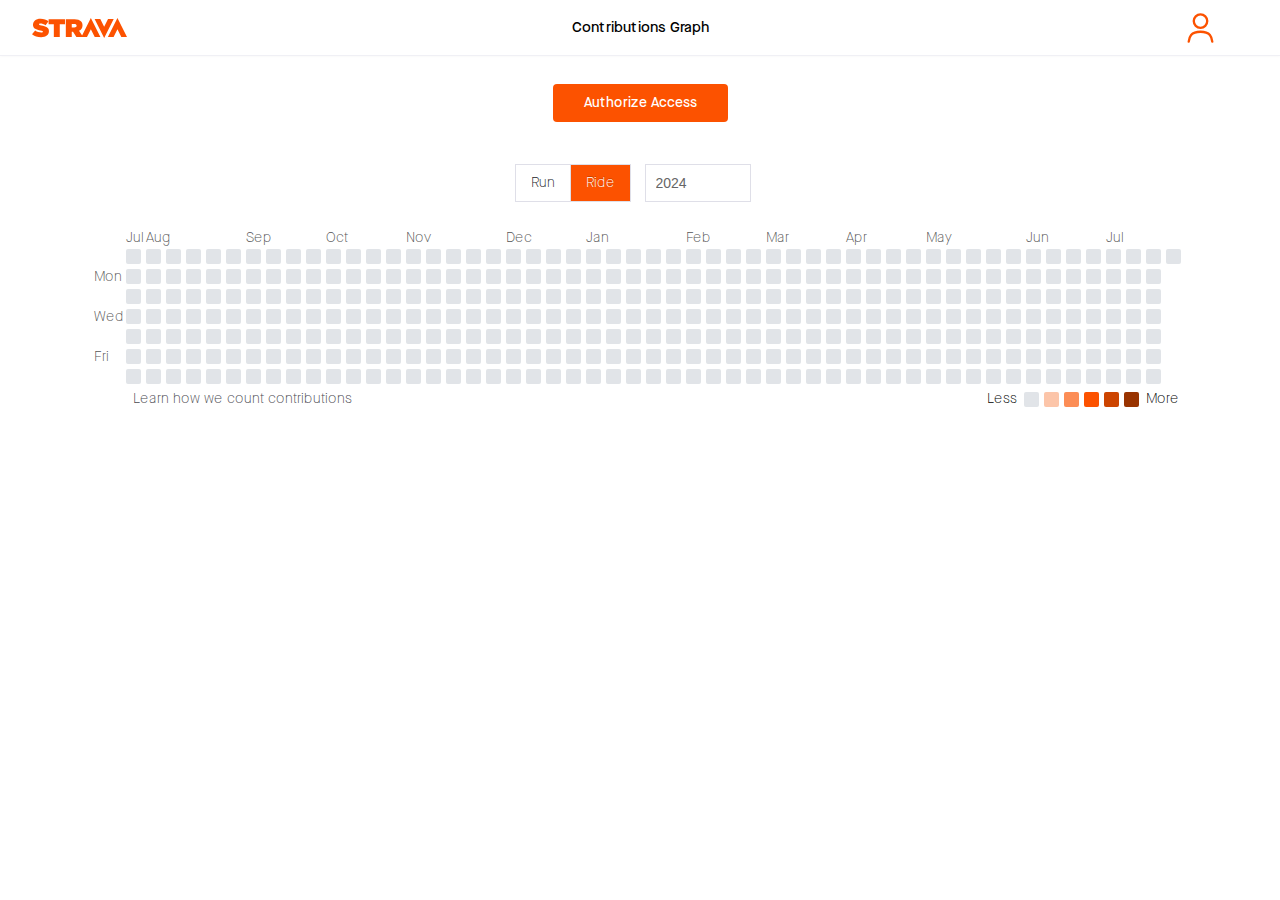
<file: index.html>
<!DOCTYPE html>
<html>

<head>
    <title>Contributions | Strava</title>
    <meta charset="utf-8">
    <link rel="stylesheet" href="fonts.css">
    <link rel="stylesheet" href="nav_bar.css">
    <link rel="stylesheet" href="inputs.css">
    <link rel="stylesheet" href="main.css">
    <link rel="stylesheet" href="graph.css">
    <link rel="icon" type="image/png" href="strava-favicon.png" sizes="180x180">
    <style>
    </style>
</head>

<body>
    <div class="nav-bar-container">
        <div class="nav-bar">
            <a href="https://www.strava.com">
                <img src="strava-logo.svg" alt="Strava" id="logo-strava">
            </a>
            <div class="nav-bar-element">
                <h1>Contributions Graph</h1>
            </div>
            <img src="profile.svg" alt="profile" id="profile">
        </div>
    </div>
    <!-- dev version -->
    <!-- <a id="authorize_button" class="button"
        href="http://www.strava.com/oauth/authorize?client_id=125585&response_type=code&redirect_uri=http://localhost:8000/exchange_token.html&approval_prompt=force&scope=activity:read_all">
        Authorize Access
    </a> -->
    <!-- prod version -->
    <a id="authorize_button" class="button"
        href="http://www.strava.com/oauth/authorize?client_id=125585&response_type=code&redirect_uri=https://pauldubois98.github.io/contrib.strava/exchange_token.html&approval_prompt=force&scope=activity:read_all">
        Authorize Access
    </a>

    <div class="line">
        <ul id="activities_types">
            <li class="activity-type">Run</li>
            <li class="activity-type" selected="true">Ride</li>
        </ul>
        <input id="year_input" name="year" type="number" min="1900" max="2100" step="1" value="2024" />
    </div>

    <div id="graph">
        <div class="empty"></div>
        <div class="months"></div>

        <div class="days">
            <li>Sun</li>
            <li>Mon</li>
            <li>Tue</li>
            <li>Wed</li>
            <li>Thu</li>
            <li>Fri</li>
            <li>Sat</li>
        </div>
        <div class="squares"><!-- added via javascript --></div>

        <div class="empty"></div>
        <div class="legend">
            <a href="count.html" class="hidden-link">Learn how we count contributions</a>
            <div class="legend">
                <span>Less</span>
                <div id="data-level-legend" class="squares">
                    <li data-level="0"></li>
                    <li data-level="1"></li>
                    <li data-level="2"></li>
                    <li data-level="3"></li>
                    <li data-level="4"></li>
                    <li data-level="5"></li>
                </div>
                <span>More</span>
            </div>
        </div>
    </div>

    <div id="details"></div>

</body>

<script>
    const squares = document.querySelector('.squares');
    const months = document.querySelector('.months');

    // Get the code from the URL or the local storage
    const urlParams = new URLSearchParams(window.location.search);
    var access_token = urlParams.get('access_token');
    async function refresh_token() {
        var refresh_token = localStorage.getItem('refresh_token');
        if (refresh_token == null) {
            document.getElementById("authorize_button").style.display = "block";
        } else {
            // Exchange the refresh token for a new access token
            const myHeaders = new Headers();
            const formdata = new FormData();
            formdata.append("client_id", "125585");
            formdata.append("client_secret", "59ba1c96af4d40ccfb38c1da3bc4c48975e2d7f4");
            formdata.append("refresh_token", refresh_token);
            formdata.append("grant_type", "refresh_token");
            const requestOptions = {
                method: "POST",
                headers: myHeaders,
                body: formdata,
                redirect: "follow"
            };
            response = await fetch("https://www.strava.com/oauth/token", requestOptions);
            if (response.status == 200) {
                result = await response.json();
                access_token = result.access_token;
                localStorage.setItem('access_token', access_token);
                localStorage.setItem('refresh_token', result.refresh_token);
                localStorage.setItem('expires_at', result.expires_at);
                // console.log("Access token refreshed", access_token);
                document.getElementById("authorize_button").style.display = "none";
            } else {
                document.getElementById("authorize_button").style.display = "block";
            }
        }
    }
    async function recover_access_token() {
        if (access_token == null) {
            // try to recover access token from local storage
            access_token = localStorage.getItem('access_token');
            if (access_token == null) {
                await refresh_token();
            } else {
                // check if token is still valid
                if (Number(localStorage.getItem('expires_at')) < Date.now()) {
                    await refresh_token();
                } else {
                    document.getElementById("authorize_button").style.display = "none";
                }
            }
        } else {
            document.getElementById("authorize_button").style.display = "none";
        }
    }

    var activities_list = ["Run", "Ride"];
    var selected_activities_list = ["Ride"];
    var data = [];
    var date_data = {};
    var min_date = new Date();
    var end_date = new Date();
    var begin_date = new Date();


    function draw_graph() {
        var column_size = undefined;
        if (window.screen.width > 1100) {
            column_size = 20;
        } else if (window.screen.width > 850) {
            column_size = 15;
        } else if (window.screen.width > 600) {
            column_size = 11;
        } else {
            column_size = 8;
        }
        today_date = new Date();
        // extract min and max
        squares.innerHTML = '';
        if (begin_date.getDay() != 0) {
            for (var i = 0; i < begin_date.getDay(); i++) {
                squares.insertAdjacentHTML('beforeend', `<li data-level="none"></li>`);
            }
        }
        date = new Date(begin_date);
        mini = 1000000000;
        maxi = 0;
        current_month = date.toGMTString().split(' ')[2];
        months.innerHTML = '';
        months.insertAdjacentHTML('beforeend', `<li class="month">${current_month}</li>`);
        var monthsGridTemplateColumns = "";
        var c = 0;
        var last_col = 0;
        while (date <= end_date) {
            if (date.toGMTString().split(' ')[2] != current_month) {
                current_month = date.toGMTString().split(' ')[2];
                months.insertAdjacentHTML('beforeend', `<li class="month">${current_month}</li>`);
                monthsGridTemplateColumns += (1 + Math.floor(c / 7) - last_col) * column_size + 'px ';
                last_col = 1 + Math.floor(c / 7);
            }
            c++;
            date_str = date.toISOString().slice(0, 10);
            if (date_str in date_data) {
                var total_time = 0;
                var total_number = 0;
                for (const [key, value] of Object.entries(date_data[date_str])) {
                    if (selected_activities_list.includes(key)) {
                        total_time += value.time;
                        total_number += value.number;
                    }
                }
                if (total_time > maxi) {
                    maxi = total_time;
                }
                if (total_time < mini) {
                    mini = total_time;
                }
            }
            date.setDate(date.getDate() + 1);
        }
        monthsGridTemplateColumns += (1 + Math.floor(c / 7) - last_col) * 20 + 'px ';
        months.style.gridTemplateColumns = monthsGridTemplateColumns;
        // color squares
        date = new Date(begin_date);
        while (date <= end_date) {
            date_str = date.toISOString().slice(0, 10);
            if (date_str in date_data) {
                var total_time = 0;
                var total_number = 0;
                for (const [key, value] of Object.entries(date_data[date_str])) {
                    if (selected_activities_list.includes(key)) {
                        total_time += value.time;
                        total_number += value.number;
                    }
                }
                if (total_number > 0) {
                    var level = Math.round(1 + (total_time - mini) / (maxi - mini) * 4);
                    squares.insertAdjacentHTML('beforeend', `<li data-level="${level}" 
                    onpointerenter="display_details('${date_str}');" onpointerleave="no_details();"></li>`);
                } else {
                    var level = 0;
                    if (date > today_date) {
                        level = -1;
                    } else {
                        level = 0;
                    }
                    squares.insertAdjacentHTML('beforeend', `<li data-level="${level}"
                    onpointerenter="display_details('${date_str}');" onpointerleave="no_details();"></li>`);
                }
            } else {
                var level = 0;
                if (date >= today_date) {
                    level = -1;
                } else {
                    level = 0;
                }
                squares.insertAdjacentHTML('beforeend', `<li data-level="${level}"
                onpointerenter="display_details('${date_str}');" onpointerleave="no_details();"></li>`);
            }
            date.setDate(date.getDate() + 1);
        }
    }

    async function get_data_from_page(page, token, contiue = true) {
        const myHeaders = new Headers();
        myHeaders.append("Authorization", "Bearer " + token);
        const requestOptions = {
            method: "GET",
            headers: myHeaders,
            redirect: "follow"
        };
        const url = "https://www.strava.com/api/v3/athlete/activities?page=" + page;
        response = await fetch(url, requestOptions);
        if (response.status == 200) {
            result = await response.json();
            // append result.data to data
            data = data.concat(result);
            extract_date_dict(result);
            draw_graph();
            if (contiue && result.length > 0) {
                await get_data_from_page(page + 1, token, contiue);
            }
        } else {
            // alert("Invalid token");
            localStorage.removeItem('access_token');
            document.getElementById("authorize_button").style.display = "block";
        }
    }
    function extract_date_dict(data) {
        for (var i = 0; i < data.length; i++) {
            var item = data[i];
            // date
            var date = item.start_date_local.substr(0, 10);
            if (date == null || date == undefined) {
                date = item.start_date.substr(0, 10);
            }
            if (date == null || date == undefined) {
                continue;
            }
            // time
            var time = item.moving_time;
            if (time == null || time == undefined) {
                time = item.elapsed_time;
            }
            if (time == null || time == undefined) {
                time = 0;
            }
            // type
            var sport_type = item.type;
            if (sport_type == null || sport_type == undefined) {
                sport_type = item.sport_type;
            }
            if (sport_type == null || sport_type == undefined) {
                sport_type = "Run";
            }
            if (!activities_list.includes(sport_type)) {
                activities_list.push(sport_type);
                activities_types.innerHTML += "<li class='activity-type'>" + sport_type + "</li>";
                listActivitiesTypeClick();
            }
            //// store item
            if (date in date_data) {
                if (sport_type in date_data[date]) {
                    date_data[date][sport_type].time += time;
                    date_data[date][sport_type].number += 1;
                }
                else {
                    date_data[date][sport_type] = {
                        time: time,
                        number: 1
                    };
                }
            }
            else {
                date_data[date] = {}
                date_data[date][sport_type] = {
                    time: time,
                    number: 1
                };
                if (new Date(date) < min_date) {
                    min_date = new Date(date);
                }
            }
        }
        return date_data;
    }
    function no_details() {
        details.innerHTML = "";
    }
    function format_time(t) {
        var seconds = t % 60;
        if (seconds < 10) {
            seconds = "0" + seconds;
        }
        var minutes = Math.floor(t / 60) % 60;
        if (minutes < 10) {
            minutes = "0" + minutes;
        }
        var hours = Math.floor(t / 3600);
        if (hours > 0) {
            return hours + "h " + minutes + "min " + seconds + "s";
        } else {
            return minutes + "min " + seconds + "s";
        }
    }
    function display_details(date_str) {
        var details_html = "";
        // date
        var date = new Date(date_str);
        details_html += "<p>Date: <strong>" + date.toDateString(); + "</strong></p>";
        // activities
        if (date_str in date_data) {
            var c = 0;
            var total_time = 0;
            var total_number = 0;
            details_html += "<p>";
            for (const [key, value] of Object.entries(date_data[date_str])) {
                if (selected_activities_list.includes(key)) {
                    details_html += value.number + " " + key + " activities, <em>" + format_time(value.time) + "</em><br>";
                } else {
                    details_html += value.number + " " + key + " activities, " + format_time(value.time) + "<br>";
                }
                total_time += value.time;
                total_number += value.number;
                c++;
            }
            details_html += "</p>";
            if (c > 1) {
                details_html += "<p><em>Total: " + total_number + " activities, " + format_time(total_time) + "</em></p>";
            }
        } else {
            details_html += "<p>No activities</p>";
        }
        details.innerHTML = details_html;
    }
    function get_default_dates() {
        end_date = new Date();
        end_date.setTime(end_date.getTime()); // (24 * 60 * 60 * 1000 + 500)) // add one day
        begin_date = new Date();
        begin_date.setFullYear(end_date.getFullYear() - 1);
        while (begin_date.getDay() != 0) {
            begin_date.setDate(begin_date.getDate() + 1);
        }
    }
    year_input.onchange = function () {
        begin_date.setFullYear(year_input.value);
        end_date.setFullYear(year_input.value);
        begin_date.setMonth(0);
        begin_date.setDate(1);
        end_date.setMonth(11);
        end_date.setDate(31);
        // end_date.setTime(end_date.getTime()+(24*60*60*1000)) // add one day
        draw_graph();
    }

    get_default_dates();
    draw_graph();
    // dev version (save requests)
    recover_access_token().then(() => get_data_from_page(1, access_token, contiue = true));
    // prod version (request heavy)
    // get_data_from_page(1, access_token, contiue = true);

</script>
<script src="radio_buttons.js"></script>

</html>
</file>
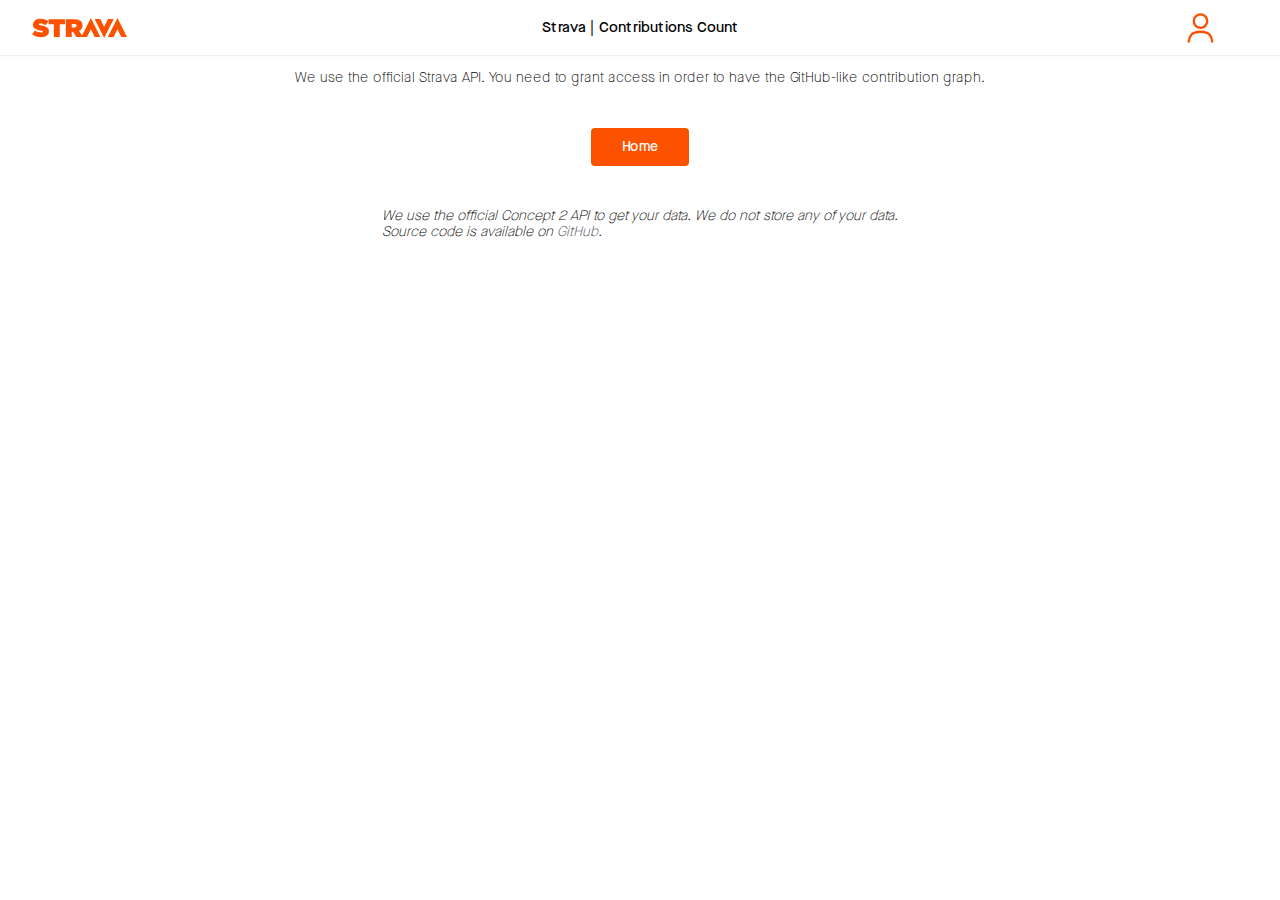
<file: count.html>
<!DOCTYPE html>
<html>

<head>
    <title>Contributions Count</title>
    <meta charset="utf-8">
    <link rel="stylesheet" href="fonts.css">
    <link rel="stylesheet" href="nav_bar.css">
    <link rel="stylesheet" href="inputs.css">
    <link rel="stylesheet" href="main.css">
    <link rel="icon" type="image/png" href="strava-favicon.png" sizes="180x180">
    <style>
        .note {
            font-style: italic;
        }
    </style>
</head>

<body>
    <div class="nav-bar-container">
        <div class="nav-bar">
            <a href="https://www.strava.com">
                <img src="strava-logo.svg" alt="Strava" id="logo-strava">
            </a>
            <div class="nav-bar-element">
                <h1>Strava | Contributions Count</h1>
            </div>
            <img src="profile.svg" alt="profile" id="profile">
        </div>
    </div>
    <p>
        We use the official Strava API.
        You need to grant access in order to have the GitHub-like contribution graph.
    </p>
    <a class="button" href="index.html">Home</a>
    <p class="note">
        We use the official Concept 2 API to get your data.
        We do not store any of your data.<br>
        Source code is available on <a href="https://github.com/pauldubois98/contrib.strava">GitHub</a>.
    </p>
</body>

</html>
</file>
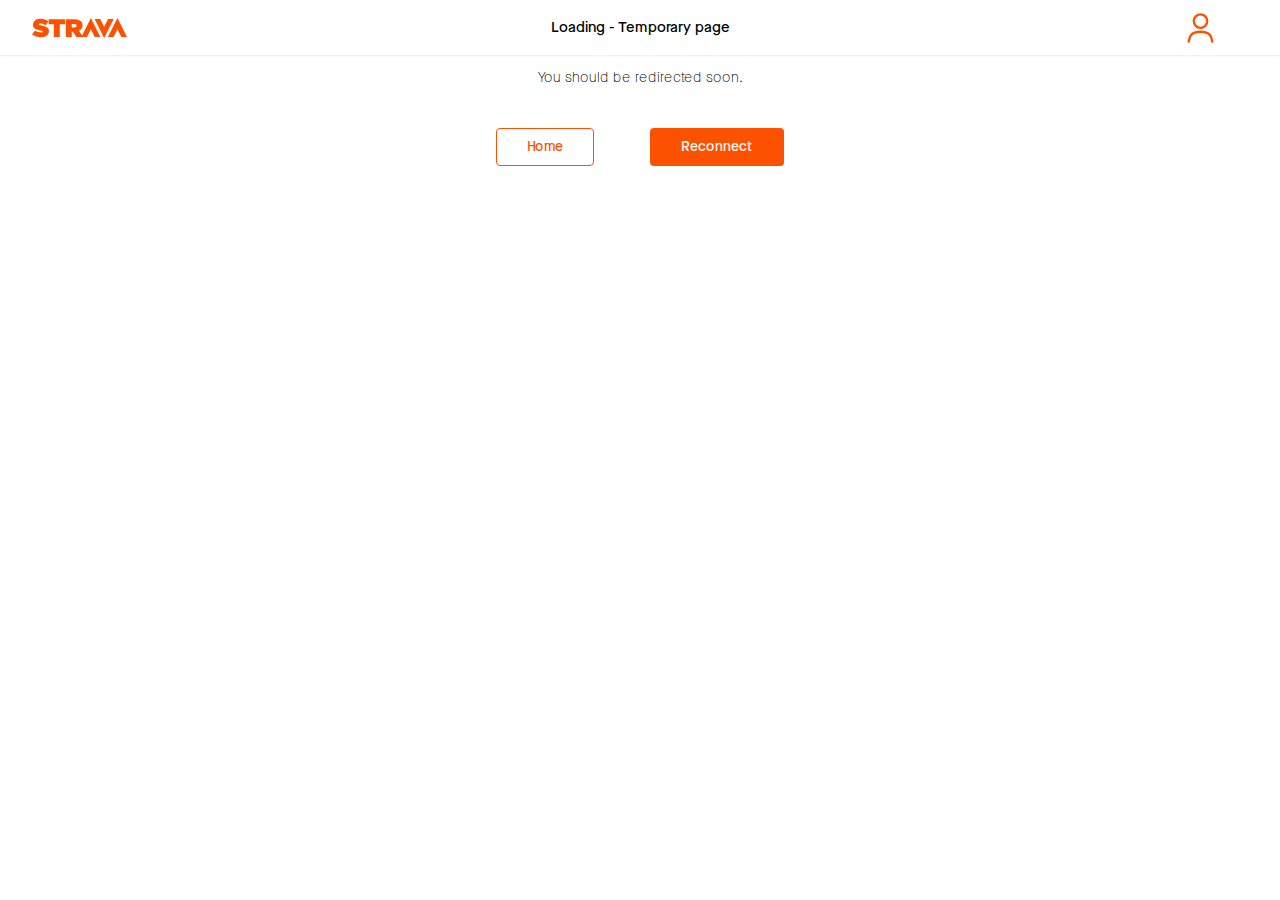
<file: exchange_token.html>
<!DOCTYPE html>
<html>

<head>
    <title>Exchanging Tokens</title>
    <meta charset="utf-8">
    <link rel="stylesheet" href="fonts.css">
    <link rel="stylesheet" href="nav_bar.css">
    <link rel="stylesheet" href="inputs.css">
    <link rel="stylesheet" href="main.css">
    <link rel="icon" type="image/png" href="strava-favicon.png" sizes="180x180">
    <style>
        .line {
            display: flex;
        }

        #home_button {
            background-color: white;
            color: #fc5200;
            border-color: #fc5200;
        }

        #home_button:hover {
            background-color: whitesmoke;
            border-color: #e34a00;
            color: #e34a00
        }
    </style>
</head>

<body>
    <div class="nav-bar-container">
        <div class="nav-bar">
            <a href="https://www.strava.com">
                <img src="strava-logo.svg" alt="Strava" id="logo-strava">
            </a>
            <div class="nav-bar-element">
                <h1>Loading - Temporary page</h1>
            </div>
            <img src="profile.svg" alt="profile" id="profile">
        </div>
    </div>
    <p>You should be redirected soon.</p>
    <div class="line">
        <a id="home_button" class="button" href="index.html">Home</a>
        <!-- dev version -->
        <!-- <a id="authorize_button" class="button"
            href="http://www.strava.com/oauth/authorize?client_id=125585&response_type=code&redirect_uri=http://localhost:8000/exchange_token.html&approval_prompt=force&scope=activity:read_all">
            Reconnect
        </a> -->
        <!-- prod version -->
        <a id="authorize_button" class="button"
            href="http://www.strava.com/oauth/authorize?client_id=125585&response_type=code&redirect_uri=https://pauldubois98.github.io/contrib.strava/exchange_token.html&approval_prompt=force&scope=activity:read_all">
            Reconnect
        </a>
    </div>
</body>

<script>
    // Get the code from the URL
    const urlParams = new URLSearchParams(window.location.search);
    const code = urlParams.get('code');

    // Exchange the code for an access token
    const myHeaders = new Headers();
    const formdata = new FormData();
    formdata.append("client_id", "125585");
    formdata.append("client_secret", "59ba1c96af4d40ccfb38c1da3bc4c48975e2d7f4");
    formdata.append("code", code);
    formdata.append("grant_type", "authorization_code");

    const requestOptions = {
        method: "POST",
        headers: myHeaders,
        body: formdata,
        redirect: "follow"
    };

    var txt = undefined;
    var json = undefined;

    fetch("https://www.strava.com/oauth/token", requestOptions)
        .then((response) => response.text())
        .then((result) => parseResponse(result))
        .catch((error) => console.error(error));

    function parseResponse(response) {
        txt = response;
        json = JSON.parse(txt);
        // console.log(json);

        // Save the access_token & refresh_token to local storage
        localStorage.setItem('access_token', json.access_token);
        localStorage.setItem('refresh_token', json.refresh_token);
        localStorage.setItem('expires_at', json.expires_at);

        // redirect to the index page
        // dev version:
        // window.location.href = 'http://localhost:8000/index.html?access_token=' + json.access_token;
        // prod version:
        window.location.href = 'https://pauldubois98.github.io/contrib.strava/index.html?access_token=' + json.access_token;
    }

</script>

</html>
</file>
<file: fonts.css>
@font-face {
    font-family: "MaisonNeue";
    src: url("fonts/MaisonNeue.ttf") format("truetype");
}
@font-face {
    font-family: "MaisonNeueBold";
    src: url("fonts/MaisonNeueBold.ttf") format("truetype");
}
@font-face {
    font-family: "MaisonNeueLight";
    src: url("fonts/MaisonNeueLight.ttf") format("truetype");
}
@font-face {
    font-family: "MaisonNeueThin";
    src: url("fonts/MaisonNeueThin.ttf") format("truetype");
}
@font-face {
    font-family: "MaisonNeueItalic";
    src: url("fonts/MaisonNeueItalic.ttf") format("truetype");
}
@font-face {
    font-family: "MaisonNeueBoldItalic";
    src: url("fonts/MaisonNeueBoldItalic.ttf") format("truetype");
}
@font-face {
    font-family: "MaisonNeueLightItalic";
    src: url("fonts/MaisonNeueLightItalic.ttf") format("truetype");
}
@font-face {
    font-family: "MaisonNeueThinItalic";
    src: url("fonts/MaisonNeueThinItalic.ttf") format("truetype");
}

@font-face {
    font-family: "SegoeUI";
    src: url("fonts/SegoeUI.ttf") format("truetype");
}
@font-face {
    font-family: "SegoeUIBold";
    src: url("fonts/SegoeUIBold.ttf") format("truetype");
}
@font-face {
    font-family: "SegoeUIItalic";
    src: url("fonts/SegoeUIItalic.ttf") format("truetype");
}
@font-face {
    font-family: "SegoeUIBoldItalic";
    src: url("fonts/SegoeUIBoldItalic.ttf") format("truetype");
}
</file>
<file: nav_bar.css>
.nav-bar-container {
    box-shadow: 0 1px 2px rgba(0, 0, 0, 0.025);
    border-bottom: 1px solid #f0f0f5;
    line-height: 18px;
    position: relative;
    -webkit-user-select: none;
    -moz-user-select: none;
    -ms-user-select: none;
    user-select: none;
    width: 100%;
}

.nav-bar {
    display: flex;
    margin-right: auto;
    margin-left: auto;
    padding-left: 16px;
    padding-right: 16px;
    height: 55px;
    min-width: 1216px;
}

@media (min-width: 1250px) {
    .nav-bar {
        width: 1248px;
    }
}

@media (min-width: 1200px) {
    .nav-bar {
        width: 1170px;
    }
}

@media (min-width: 992px) {
    .nav-bar {
        width: 970px;
    }
}

@media (min-width: 768px) {
    .nav-bar {
        width: 750px;
    }
}

#logo-strava {
    height: 20px;
    width: 95px;
    margin-top: 17.5px;
}

#profile {
    height: 30px;
    width: 95px;
    margin-top: auto;
    margin-bottom: auto;
}

.nav-bar-element {
    display: flex;
    align-items: center;
    margin-left: auto;
    margin-right: auto;
    padding-left: 16px;
    padding-right: 16px;
    height: 55px;
}

h1 {
    transition: color 0.15s ease;
    font-size: 15px;
    line-height: 18px;
    cursor: pointer;
    text-decoration: none;
    color: black;
    font-weight: lighter;
    font-family: MaisonNeue, SegoeUIBold, -apple-system, system-ui, Arial, sans-serif, Symbol;
}
h1:hover {
    color: #fc5200;
}
</file>
<file: inputs.css>
.button {
    display: inline-block;
    padding: 10px 20px;
    margin: 10px;
    color: white;
    border-radius: 5px;
    text-decoration: none;
    background-color: #fc5200;
    border-color: #fc5200;
    -webkit-box-align: center;
    -ms-flex-align: center;
    align-items: center;
    border: 1px solid transparent;
    border-radius: 4px;
    cursor: pointer;
    display: -webkit-inline-box;
    display: -ms-inline-flexbox;
    display: inline-flex;
    -webkit-box-orient: horizontal;
    -webkit-box-direction: normal;
    -ms-flex-direction: row;
    flex-direction: row;
    -webkit-box-pack: center;
    -ms-flex-pack: center;
    justify-content: center;
    line-height: normal;
    padding: 10px 30px;
    text-align: center;
    -ms-touch-action: manipulation;
    touch-action: manipulation;
    -webkit-transition: background-color 200ms ease, color 200ms ease, border-color 200ms ease;
    transition: background-color 200ms ease, color 200ms ease, border-color 200ms ease;
    -webkit-user-select: none;
    -moz-user-select: none;
    -ms-user-select: none;
    user-select: none;
    vertical-align: middle;
    white-space: nowrap;
    will-change: background-color, color, border-color;
    font-weight: normal;
    font-family: MaisonNeue, SegoeUIBold, -apple-system, system-ui, Arial, sans-serif, Symbol;
    margin: 2em;
}

.button:hover {
    background-color: #e34a00;
    border-color: #e34a00;
    color: white;
}


#activities_types {
    padding: 0;
    list-style: none;
    display: flex;
}

#activities_types:first-child {
    margin-left: 0;
}

.activity-type {
    margin: 0px;
    margin-left: -1px;
    border: 1px solid #dfdfe8;
    display: inline-block;
    padding: 8px 15px;
    color: #242428;
    background-color: #fff;
    transition: color 0.1s ease, border 0.1s ease, box-shadow 0.1s ease, background-color 0.1s ease, opacity 0.1s ease, -webkit-box-shadow 0.1s ease;
    cursor: pointer;
    list-style: none;
    font-size: 14px;
    line-height: 1.45;
    -webkit-user-select: none;
    -moz-user-select: none;
    -ms-user-select: none;
    user-select: none;
}

.activity-type:hover {
    color: #000;
    background-color: #f7f7fa;
    text-decoration: none;
}

.activity-type[selected="true"] {
    color: #fff;
    background-color: #fc5200;
    text-shadow: 0 -1px 0 rgba(0, 0, 0, 0.25);
}


.line {
    display: flex;
}

#year_input {
    height: 42px;
    width: 84px;
    outline: 0;
    padding-left: 10px;
    padding-right: 10px;
    transition: border-color 0.1s ease;
    font-size: 14px;
    height: 34px;
    background-color: #fff;
    border: 1px solid #dfdfe8;
    color: #666;
    line-height: 1.4em;
    margin: 1em;
}

#year_input:focus {
    border: 1px solid #007FB6;
}
</file>
<file: main.css>
body {
    display: flex;
    flex-direction: column;
    align-items: center;
    margin: 0;
    font-family: MaisonNeueThin, SegoeUI, -apple-system, system-ui, Arial, sans-serif, Symbol;
    font-size: 14px;
}
::selection {
    background-color: #fc5200;
    color: #fff;
    text-shadow: none;
}
#details {
    width: 15em;
    display: flex;
    flex-direction: column;
    align-items: baseline;
    margin-top: 1em;
}
a{
    font-weight: lighter;
    color: #494950;
    transition: color 0.05s ease;
    text-decoration: none;
}
a:hover{
    color: #fc5200;
}
</file>
<file: graph.css>
#graph {
    margin: 1em;
    display: grid;
    grid-template-columns: auto 1fr;
}

.days{
    display: grid;
    grid-gap: 5px;
    grid-auto-rows: 15px;
    margin-right: 0.2em;
}

.days li:nth-child(odd) {
    visibility: hidden;
}

.months {
    display: grid;
    margin-bottom: 0.2em;
}

.days,.months li {
    list-style-type: none;
    color: #555;
}

.squares {
    display: grid;
    grid-gap: 5px;
    grid-template-rows: repeat(7, 15px);
    grid-auto-flow: column;
    grid-auto-columns: 15px;
}
@media (max-width: 1100px) {
    .squares {
        grid-gap: 3px;
        grid-template-rows: repeat(7, 12px);
        grid-auto-columns: 12px;
    }
    .days{
        grid-gap: 3px;
        grid-auto-rows: 12px;
        font-size: 15px;
    }
    .months {
        font-size: 15px;
    }
}
@media (max-width: 850px) {
    .squares {
        grid-gap: 2px;
        grid-template-rows: repeat(7, 9px);
        grid-auto-columns: 9px;
    }
    .days{
        grid-gap: 2px;
        grid-auto-rows: 9px;
        font-size: 11px;
    }
    .months {
        font-size: 11px;
    }
}
@media (max-width: 600px) {
    .squares {
        grid-gap: 2px;
        grid-template-rows: repeat(7, 6px);
        grid-auto-columns: 6px;
    }
    .days{
        grid-gap: 2px;
        grid-auto-rows: 6px;
        font-size: 8px;
    }
    .months {
        font-size: 8px;
    }
}

.squares li {
    list-style-type: none;
    background-color: #e1e4e8;
    border-radius: 2px;
}

.days-squares {
    display: flex;
}

.squares li[data-level="none"] {
    background-color: #ffffff00;
}
.squares li[data-level="-1"] {
    background-color: #f0f2f4;
}
.squares li[data-level="0"] {
    background-color: #e1e4e8;
}
.squares li[data-level="1"] {
    background-color: #FCC5A9;
}
.squares li[data-level="2"] {
    background-color: #FC8D56;
}
.squares li[data-level="3"] {
    background-color: #FC5200;
}
.squares li[data-level="4"] {
    background-color: #CC4400;
}
.squares li[data-level="5"] {
    background-color: #993300;
}


.legend {
    margin: 0;
    display: flex;
    justify-content: space-between;
    align-items: center;
    padding: 0.25em;
    padding-left: 0.5em;
}

#data-level-legend {
    display: grid;
    grid-gap: 5px;
    grid-template-columns: repeat(6, 15px);
    grid-template-rows: repeat(1, 15px);
    grid-auto-flow: row;
    grid-auto-rows: 15px;
    margin-left: 0.5em;
    margin-right: 0.5em;
}
</file>
